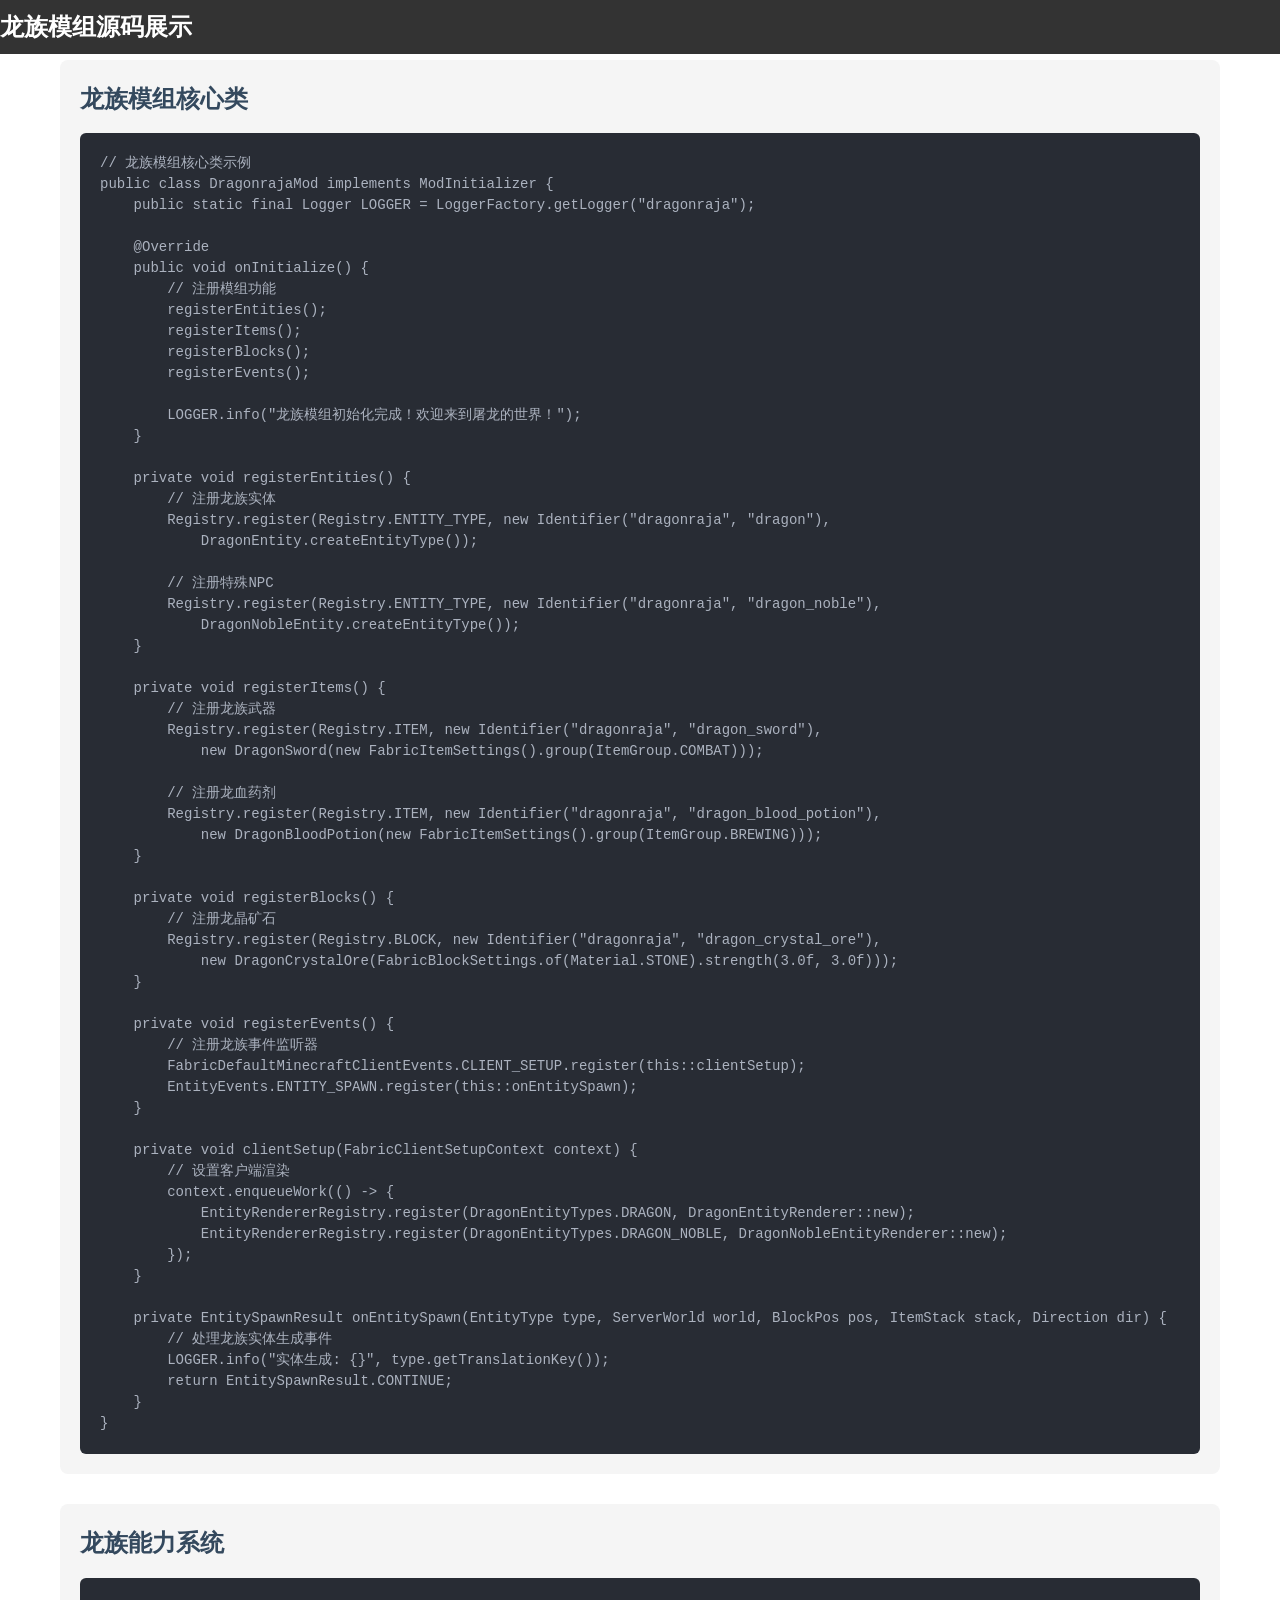
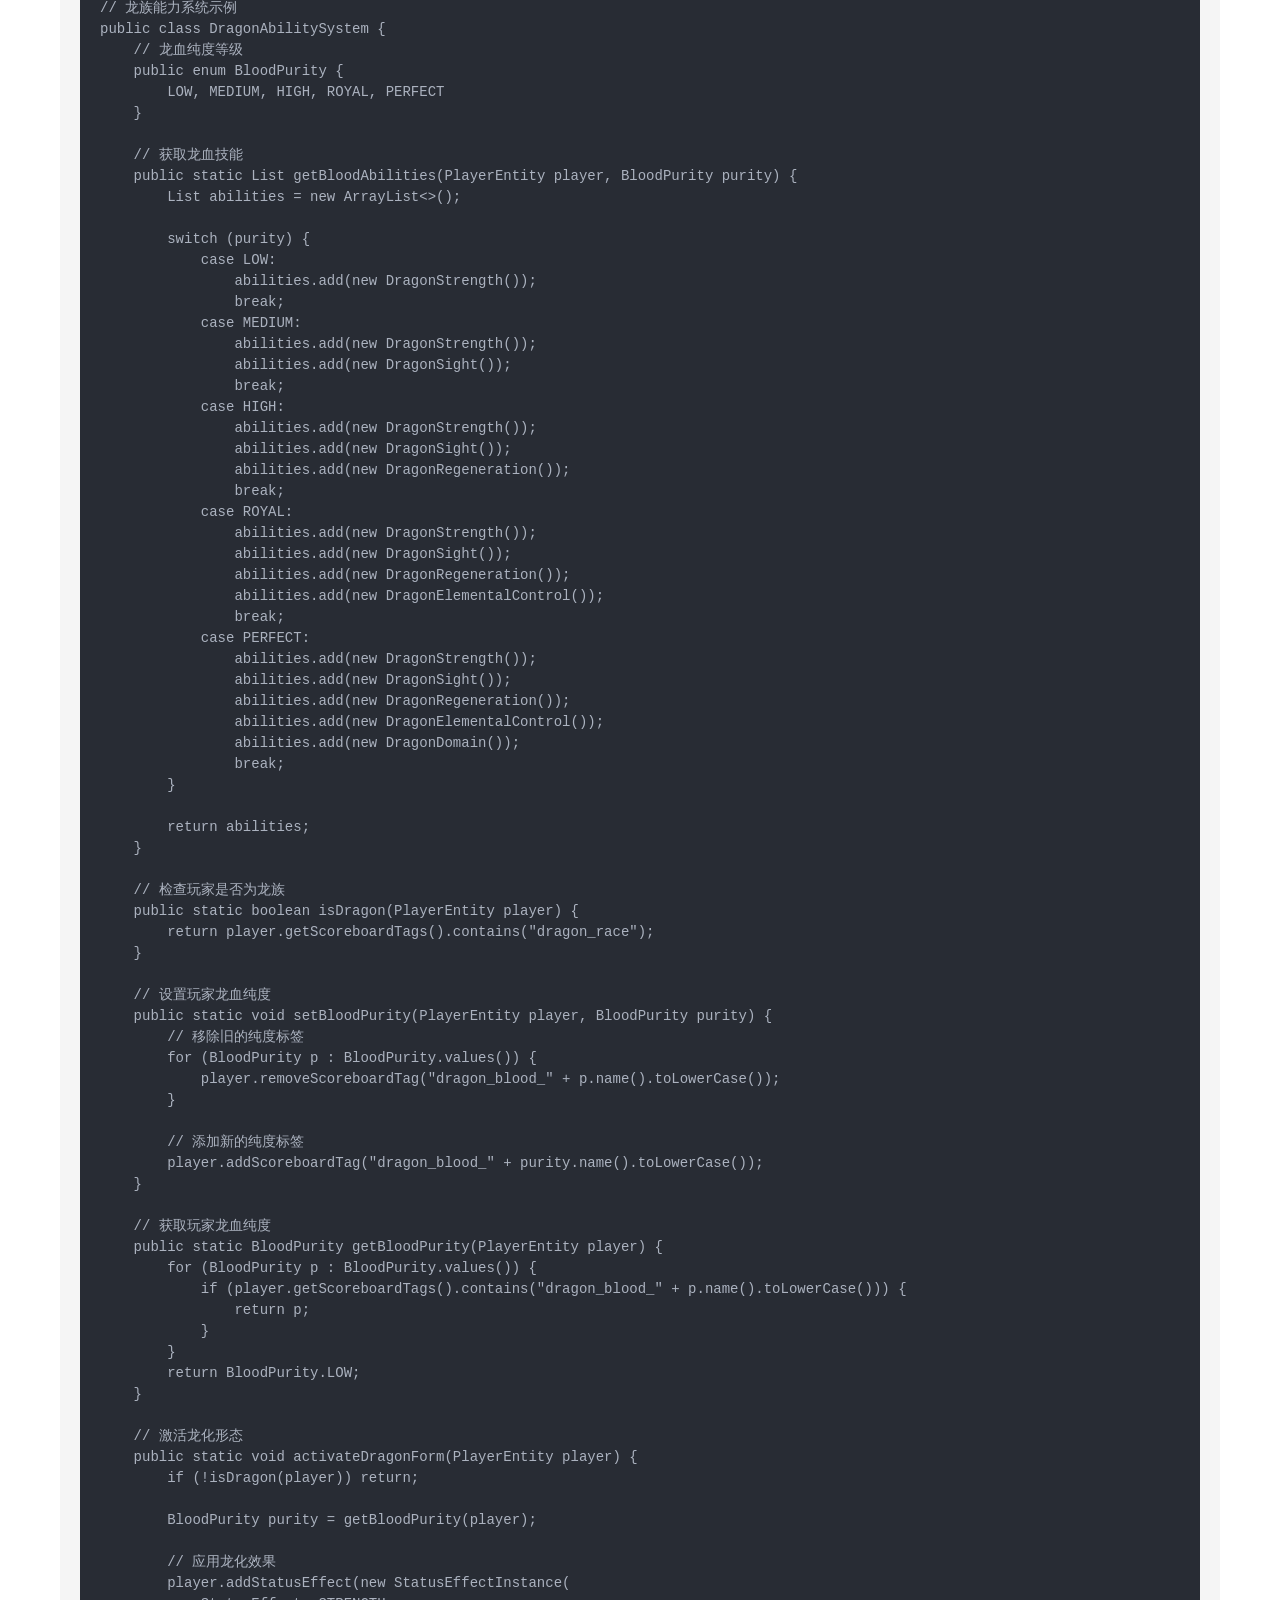
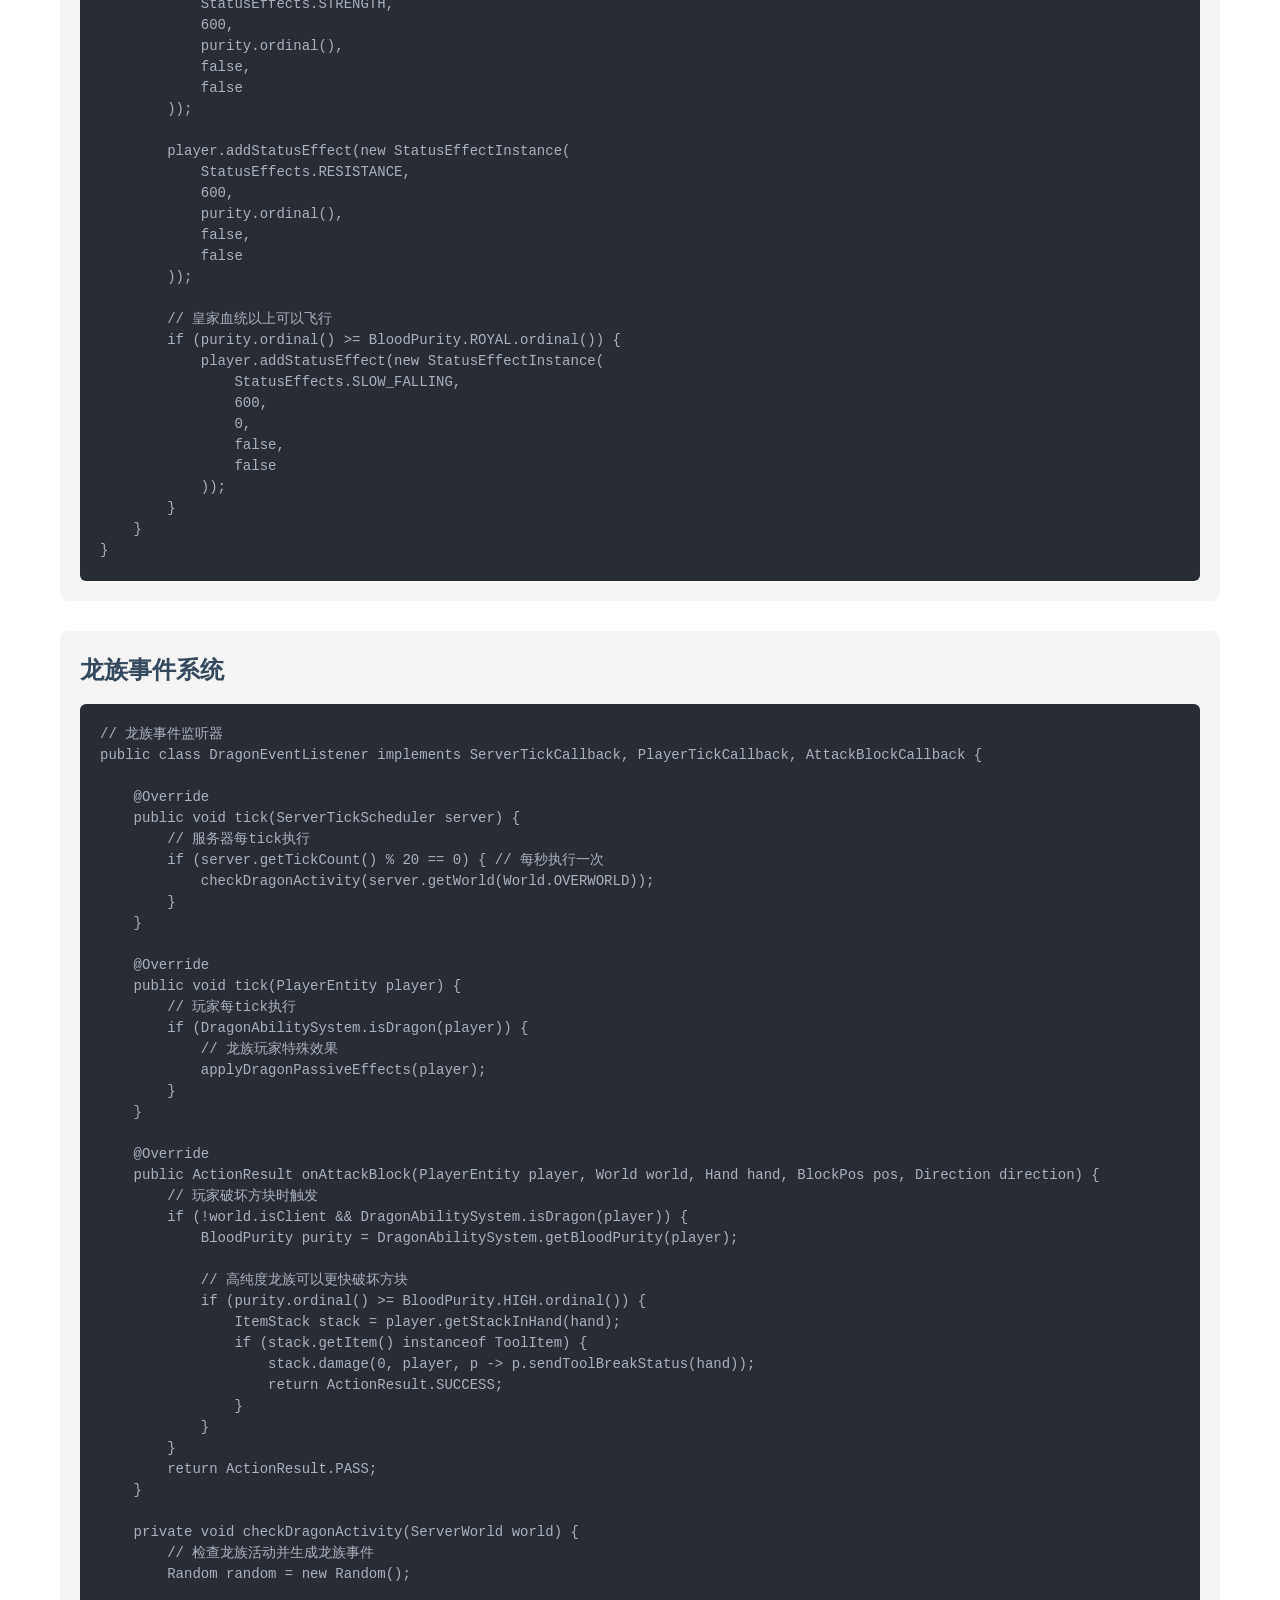
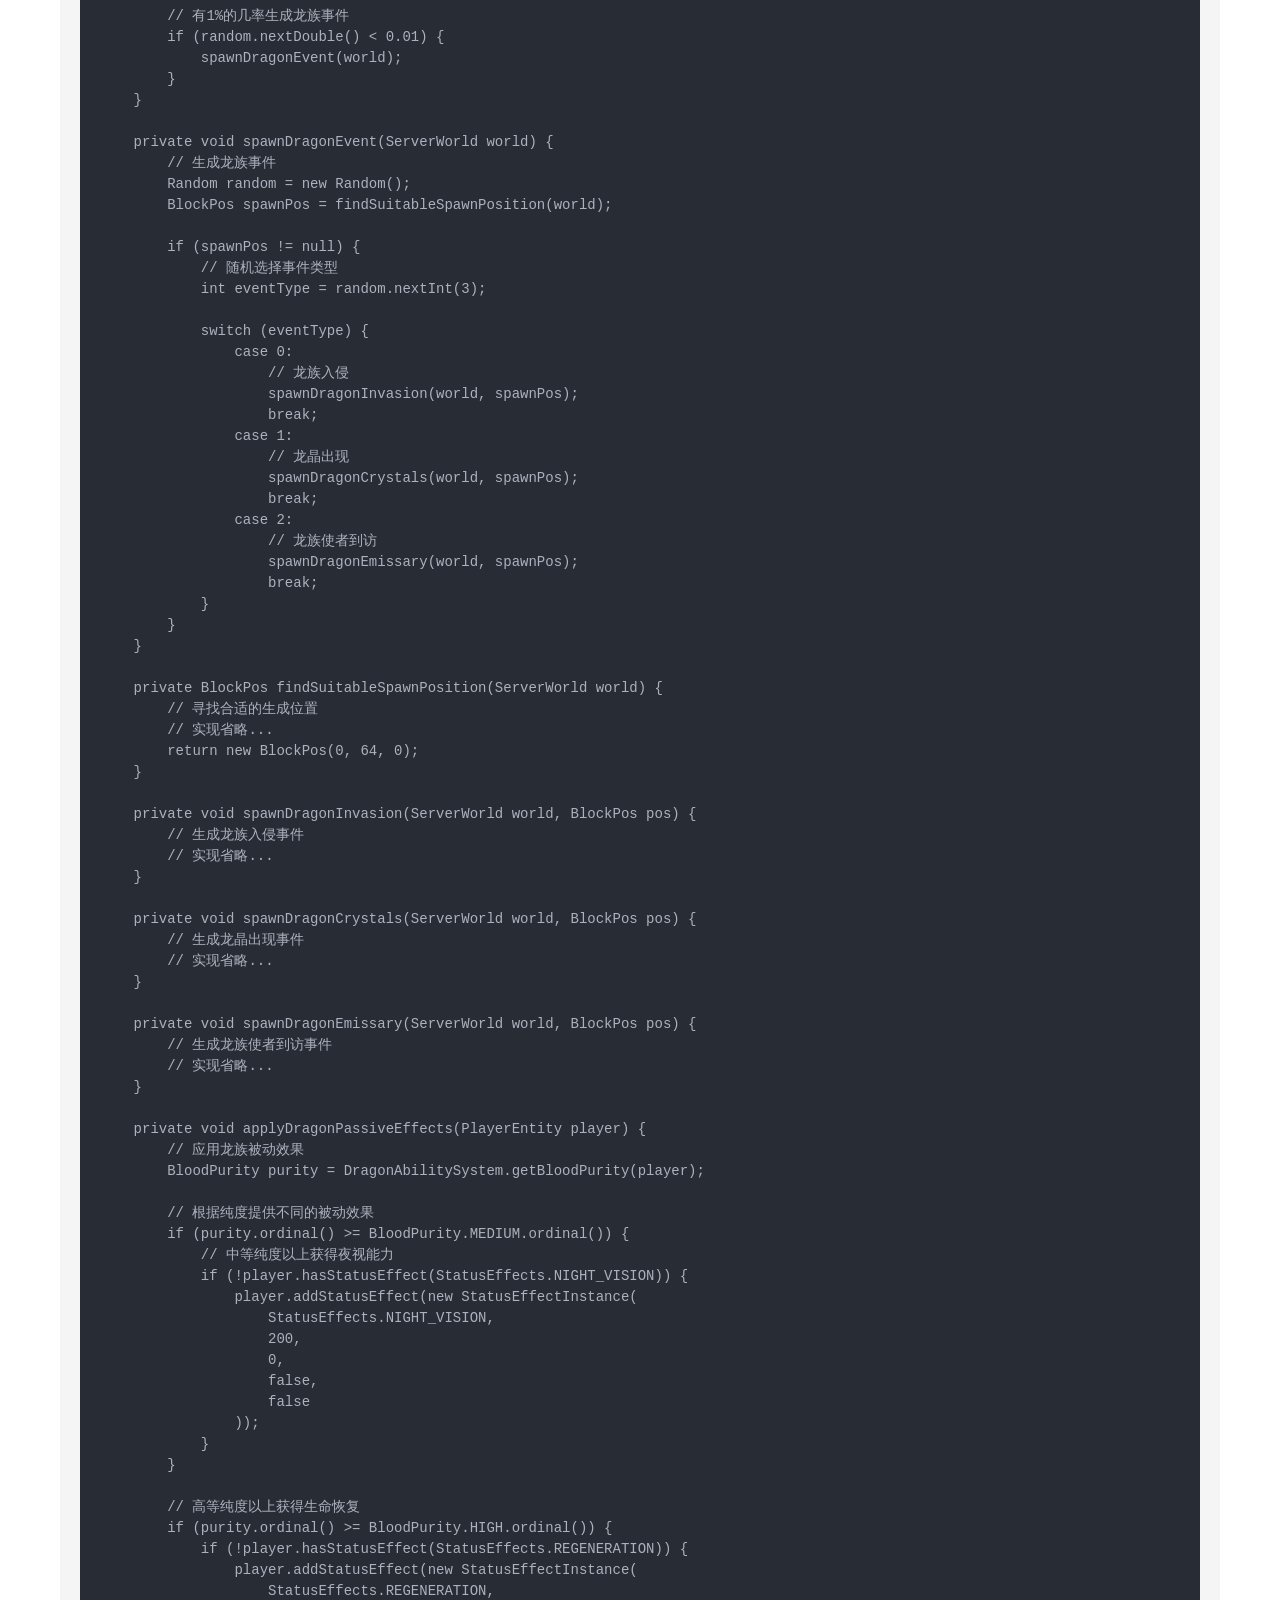
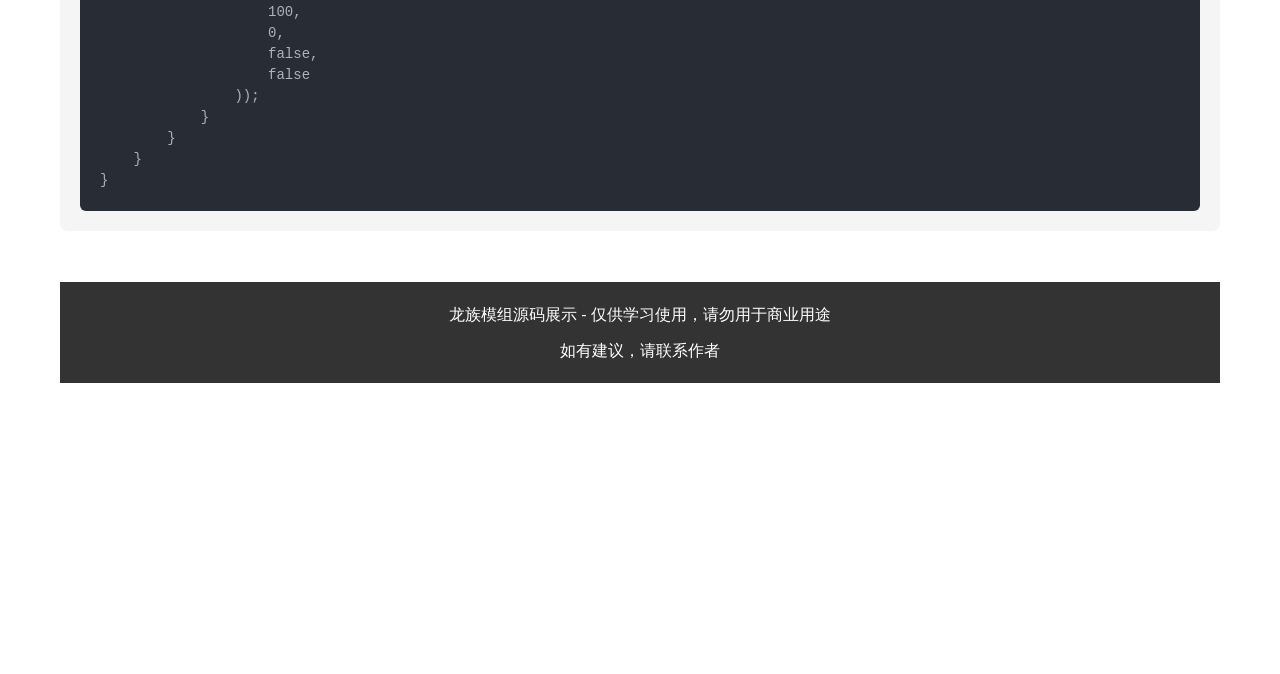
<file: code.html>
<!DOCTYPE html>
<html lang="zh-CN">
<head>
    <!-- 字符编码 -->
    <meta charset="UTF-8">
    
    <!-- 视口设置 - 响应式设计基础 -->
    <meta name="viewport" content="width=device-width, initial-scale=1.0, maximum-scale=1.0, user-scalable=no">
    
    <!-- 页面标题 -->
    <title>龙族——mod源码</title>
    
    <!-- 网站描述 -->
    <meta name="description" content="网站描述信息">
    
    <!-- 网站关键词 -->
    <meta name="keywords" content="关键词1,关键词2">
    
    <!-- 作者信息 -->
    <meta name="author" content="吡啶的必">
    
    <!-- IE兼容模式 -->
    <meta http-equiv="X-UA-Compatible" content="IE=edge">
    
    <!-- 移动端主题颜色 -->
    <meta name="theme-color" content="#ffffff">
    
    <!-- 外部样式表 -->
    <link rel="stylesheet" href="css/styles.css">
    <style>
        /* 页面特定样式 */
        .container {
            padding: 80px 20px;
        }
        
        /* 代码展示区域特定样式 */
        
        /* 重置样式 */
        * {
            margin: 0;
            padding: 0;
            box-sizing: border-box;
        }
        
        /* 基础字体和颜色 */
        body {
            font-family: -apple-system, BlinkMacSystemFont, 'Segoe UI', 'PingFang SC', 'Hiragino Sans GB', 'Microsoft YaHei', 'Helvetica Neue', Helvetica, Arial, sans-serif;
            line-height: 1.6;
            color: #333;
            background-color: #fff;
            -webkit-font-smoothing: antialiased;
            -moz-osx-font-smoothing: grayscale;
        }
        
        /* 响应式图片 */
        img {
            max-width: 100%;
            height: auto;
            display: block;
        }
        
        /* 语义化区块样式 */
        header, nav, main, section, article, aside, footer {
            display: block;
        }
        
        /* 页头样式 */
        header {
            background-color: #333333;
            padding: 8px 0;
        }
        
        header h1 {
            color: white;
            font-size: 1.5em;
            margin: 0;
            text-align: left;
        }
        header .container {
            padding-left: 0;
            padding-right: 0;
            margin-left: 0;
        }
        header {
            padding-left: 0;
        }
        
        /* 链接样式 */
        a {
            color: #1890ff;
            text-decoration: none;
            transition: color 0.3s ease;
        }
        
        a:hover {
            color: #40a9ff;
        }
        
        /* 容器样式 */
        .container {
            width: 100%;
            max-width: 1200px;
            margin: 0 auto;
            padding: 0 20px;
        }
        
        /* 辅助类 */
        .text-center {
            text-align: center;
        }
        
        .hidden {
            display: none;
        }
        
        /* 响应式断点示例 */
        @media (max-width: 768px) {
            .container {
                padding: 0 15px;
            }
        }
    </style>
</head>
<body>
    <!-- 页头 -->
    <header style="width: 100%;">
        <div style="display: flex; justify-content: space-between; align-items: center; width: 100%;">
            <h1>吡啶的必</h1>
            <nav style="margin-left: auto;">
                <ul style="list-style: none; display: flex; gap: 20px; margin: 0; padding: 0;">
                    <li><a href="index.html" style="color: white; display: block;">首页</a></li>
                    <li><a href="gaifly.html" style="color: white; display: block;">关于</a></li>
                    <li><a href="dragonraja.html" style="color: white; display: block;">项目</a></li>
                    <li><a href="link.html" style="color: white; display: block;">友情链接</a></li>
                </ul>
            </nav>
        </div>
    </header>
    <div class="container">
        <header>
            <h1>龙族模组源码展示</h1>
        </header>
        
        <main style="margin-top: 60px;">
            <section style="background-color: #f5f5f5; border-radius: 8px; padding: 20px; margin-bottom: 30px;">
                <h2 style="color: #34495e; margin-bottom: 15px; font-size: 24px;">龙族模组核心类</h2>
                <pre style="background-color: #282c34; color: #abb2bf; padding: 20px; border-radius: 6px; overflow-x: auto; font-family: 'Consolas', 'Monaco', 'Courier New', monospace; font-size: 14px; line-height: 1.5;"><code>// 龙族模组核心类示例
public class DragonrajaMod implements ModInitializer {
    public static final Logger LOGGER = LoggerFactory.getLogger("dragonraja");
    
    @Override
    public void onInitialize() {
        // 注册模组功能
        registerEntities();
        registerItems();
        registerBlocks();
        registerEvents();
        
        LOGGER.info("龙族模组初始化完成！欢迎来到屠龙的世界！");
    }
    
    private void registerEntities() {
        // 注册龙族实体
        Registry.register(Registry.ENTITY_TYPE, new Identifier("dragonraja", "dragon"), 
            DragonEntity.createEntityType());
        
        // 注册特殊NPC
        Registry.register(Registry.ENTITY_TYPE, new Identifier("dragonraja", "dragon_noble"), 
            DragonNobleEntity.createEntityType());
    }
    
    private void registerItems() {
        // 注册龙族武器
        Registry.register(Registry.ITEM, new Identifier("dragonraja", "dragon_sword"), 
            new DragonSword(new FabricItemSettings().group(ItemGroup.COMBAT)));
        
        // 注册龙血药剂
        Registry.register(Registry.ITEM, new Identifier("dragonraja", "dragon_blood_potion"), 
            new DragonBloodPotion(new FabricItemSettings().group(ItemGroup.BREWING)));
    }
    
    private void registerBlocks() {
        // 注册龙晶矿石
        Registry.register(Registry.BLOCK, new Identifier("dragonraja", "dragon_crystal_ore"), 
            new DragonCrystalOre(FabricBlockSettings.of(Material.STONE).strength(3.0f, 3.0f)));
    }
    
    private void registerEvents() {
        // 注册龙族事件监听器
        FabricDefaultMinecraftClientEvents.CLIENT_SETUP.register(this::clientSetup);
        EntityEvents.ENTITY_SPAWN.register(this::onEntitySpawn);
    }
    
    private void clientSetup(FabricClientSetupContext context) {
        // 设置客户端渲染
        context.enqueueWork(() -> {
            EntityRendererRegistry.register(DragonEntityTypes.DRAGON, DragonEntityRenderer::new);
            EntityRendererRegistry.register(DragonEntityTypes.DRAGON_NOBLE, DragonNobleEntityRenderer::new);
        });
    }
    
    private EntitySpawnResult onEntitySpawn(EntityType<?> type, ServerWorld world, BlockPos pos, ItemStack stack, Direction dir) {
        // 处理龙族实体生成事件
        LOGGER.info("实体生成: {}", type.getTranslationKey());
        return EntitySpawnResult.CONTINUE;
    }
}
</code></pre>
            </section>
            
            <section style="background-color: #f5f5f5; border-radius: 8px; padding: 20px; margin-bottom: 30px;">
                <h2 style="color: #34495e; margin-bottom: 15px; font-size: 24px;">龙族能力系统</h2>
                <pre style="background-color: #282c34; color: #abb2bf; padding: 20px; border-radius: 6px; overflow-x: auto; font-family: 'Consolas', 'Monaco', 'Courier New', monospace; font-size: 14px; line-height: 1.5;"><code>// 龙族能力系统示例
public class DragonAbilitySystem {
    // 龙血纯度等级
    public enum BloodPurity {
        LOW, MEDIUM, HIGH, ROYAL, PERFECT
    }
    
    // 获取龙血技能
    public static List<Ability> getBloodAbilities(PlayerEntity player, BloodPurity purity) {
        List<Ability> abilities = new ArrayList<>();
        
        switch (purity) {
            case LOW:
                abilities.add(new DragonStrength());
                break;
            case MEDIUM:
                abilities.add(new DragonStrength());
                abilities.add(new DragonSight());
                break;
            case HIGH:
                abilities.add(new DragonStrength());
                abilities.add(new DragonSight());
                abilities.add(new DragonRegeneration());
                break;
            case ROYAL:
                abilities.add(new DragonStrength());
                abilities.add(new DragonSight());
                abilities.add(new DragonRegeneration());
                abilities.add(new DragonElementalControl());
                break;
            case PERFECT:
                abilities.add(new DragonStrength());
                abilities.add(new DragonSight());
                abilities.add(new DragonRegeneration());
                abilities.add(new DragonElementalControl());
                abilities.add(new DragonDomain());
                break;
        }
        
        return abilities;
    }
    
    // 检查玩家是否为龙族
    public static boolean isDragon(PlayerEntity player) {
        return player.getScoreboardTags().contains("dragon_race");
    }
    
    // 设置玩家龙血纯度
    public static void setBloodPurity(PlayerEntity player, BloodPurity purity) {
        // 移除旧的纯度标签
        for (BloodPurity p : BloodPurity.values()) {
            player.removeScoreboardTag("dragon_blood_" + p.name().toLowerCase());
        }
        
        // 添加新的纯度标签
        player.addScoreboardTag("dragon_blood_" + purity.name().toLowerCase());
    }
    
    // 获取玩家龙血纯度
    public static BloodPurity getBloodPurity(PlayerEntity player) {
        for (BloodPurity p : BloodPurity.values()) {
            if (player.getScoreboardTags().contains("dragon_blood_" + p.name().toLowerCase())) {
                return p;
            }
        }
        return BloodPurity.LOW;
    }
    
    // 激活龙化形态
    public static void activateDragonForm(PlayerEntity player) {
        if (!isDragon(player)) return;
        
        BloodPurity purity = getBloodPurity(player);
        
        // 应用龙化效果
        player.addStatusEffect(new StatusEffectInstance(
            StatusEffects.STRENGTH, 
            600, 
            purity.ordinal(), 
            false, 
            false
        ));
        
        player.addStatusEffect(new StatusEffectInstance(
            StatusEffects.RESISTANCE, 
            600, 
            purity.ordinal(), 
            false, 
            false
        ));
        
        // 皇家血统以上可以飞行
        if (purity.ordinal() >= BloodPurity.ROYAL.ordinal()) {
            player.addStatusEffect(new StatusEffectInstance(
                StatusEffects.SLOW_FALLING, 
                600, 
                0, 
                false, 
                false
            ));
        }
    }
}
</code></pre>
            </section>
            
            <section style="background-color: #f5f5f5; border-radius: 8px; padding: 20px;">
                <h2 style="color: #34495e; margin-bottom: 15px; font-size: 24px;">龙族事件系统</h2>
                <pre style="background-color: #282c34; color: #abb2bf; padding: 20px; border-radius: 6px; overflow-x: auto; font-family: 'Consolas', 'Monaco', 'Courier New', monospace; font-size: 14px; line-height: 1.5;"><code>// 龙族事件监听器
public class DragonEventListener implements ServerTickCallback, PlayerTickCallback, AttackBlockCallback {
    
    @Override
    public void tick(ServerTickScheduler server) {
        // 服务器每tick执行
        if (server.getTickCount() % 20 == 0) { // 每秒执行一次
            checkDragonActivity(server.getWorld(World.OVERWORLD));
        }
    }
    
    @Override
    public void tick(PlayerEntity player) {
        // 玩家每tick执行
        if (DragonAbilitySystem.isDragon(player)) {
            // 龙族玩家特殊效果
            applyDragonPassiveEffects(player);
        }
    }
    
    @Override
    public ActionResult onAttackBlock(PlayerEntity player, World world, Hand hand, BlockPos pos, Direction direction) {
        // 玩家破坏方块时触发
        if (!world.isClient && DragonAbilitySystem.isDragon(player)) {
            BloodPurity purity = DragonAbilitySystem.getBloodPurity(player);
            
            // 高纯度龙族可以更快破坏方块
            if (purity.ordinal() >= BloodPurity.HIGH.ordinal()) {
                ItemStack stack = player.getStackInHand(hand);
                if (stack.getItem() instanceof ToolItem) {
                    stack.damage(0, player, p -> p.sendToolBreakStatus(hand));
                    return ActionResult.SUCCESS;
                }
            }
        }
        return ActionResult.PASS;
    }
    
    private void checkDragonActivity(ServerWorld world) {
        // 检查龙族活动并生成龙族事件
        Random random = new Random();
        
        // 有1%的几率生成龙族事件
        if (random.nextDouble() < 0.01) {
            spawnDragonEvent(world);
        }
    }
    
    private void spawnDragonEvent(ServerWorld world) {
        // 生成龙族事件
        Random random = new Random();
        BlockPos spawnPos = findSuitableSpawnPosition(world);
        
        if (spawnPos != null) {
            // 随机选择事件类型
            int eventType = random.nextInt(3);
            
            switch (eventType) {
                case 0:
                    // 龙族入侵
                    spawnDragonInvasion(world, spawnPos);
                    break;
                case 1:
                    // 龙晶出现
                    spawnDragonCrystals(world, spawnPos);
                    break;
                case 2:
                    // 龙族使者到访
                    spawnDragonEmissary(world, spawnPos);
                    break;
            }
        }
    }
    
    private BlockPos findSuitableSpawnPosition(ServerWorld world) {
        // 寻找合适的生成位置
        // 实现省略...
        return new BlockPos(0, 64, 0);
    }
    
    private void spawnDragonInvasion(ServerWorld world, BlockPos pos) {
        // 生成龙族入侵事件
        // 实现省略...
    }
    
    private void spawnDragonCrystals(ServerWorld world, BlockPos pos) {
        // 生成龙晶出现事件
        // 实现省略...
    }
    
    private void spawnDragonEmissary(ServerWorld world, BlockPos pos) {
        // 生成龙族使者到访事件
        // 实现省略...
    }
    
    private void applyDragonPassiveEffects(PlayerEntity player) {
        // 应用龙族被动效果
        BloodPurity purity = DragonAbilitySystem.getBloodPurity(player);
        
        // 根据纯度提供不同的被动效果
        if (purity.ordinal() >= BloodPurity.MEDIUM.ordinal()) {
            // 中等纯度以上获得夜视能力
            if (!player.hasStatusEffect(StatusEffects.NIGHT_VISION)) {
                player.addStatusEffect(new StatusEffectInstance(
                    StatusEffects.NIGHT_VISION, 
                    200, 
                    0, 
                    false, 
                    false
                ));
            }
        }
        
        // 高等纯度以上获得生命恢复
        if (purity.ordinal() >= BloodPurity.HIGH.ordinal()) {
            if (!player.hasStatusEffect(StatusEffects.REGENERATION)) {
                player.addStatusEffect(new StatusEffectInstance(
                    StatusEffects.REGENERATION, 
                    100, 
                    0, 
                    false, 
                    false
                ));
            }
        }
    }
}
</code></pre>
            </section>
        </main>
        
        <footer style="margin-top: 50px; padding: 20px 0; text-align: center; color: #ffffff; border-top: 1px solid #ffffff;">
            <p>龙族模组源码展示 - 仅供学习使用，请勿用于商业用途</p>
            <p style="margin-top: 10px;">如有建议，请联系作者</p>
        </footer>
    </div>
    
    <!-- JavaScript -->
    <script>
        // 在这里添加JavaScript代码
        document.addEventListener('DOMContentLoaded', function() {
            // 页面加载完成后执行
            console.log('页面已加载');
        });
    </script>
</body>
</html>
</file>
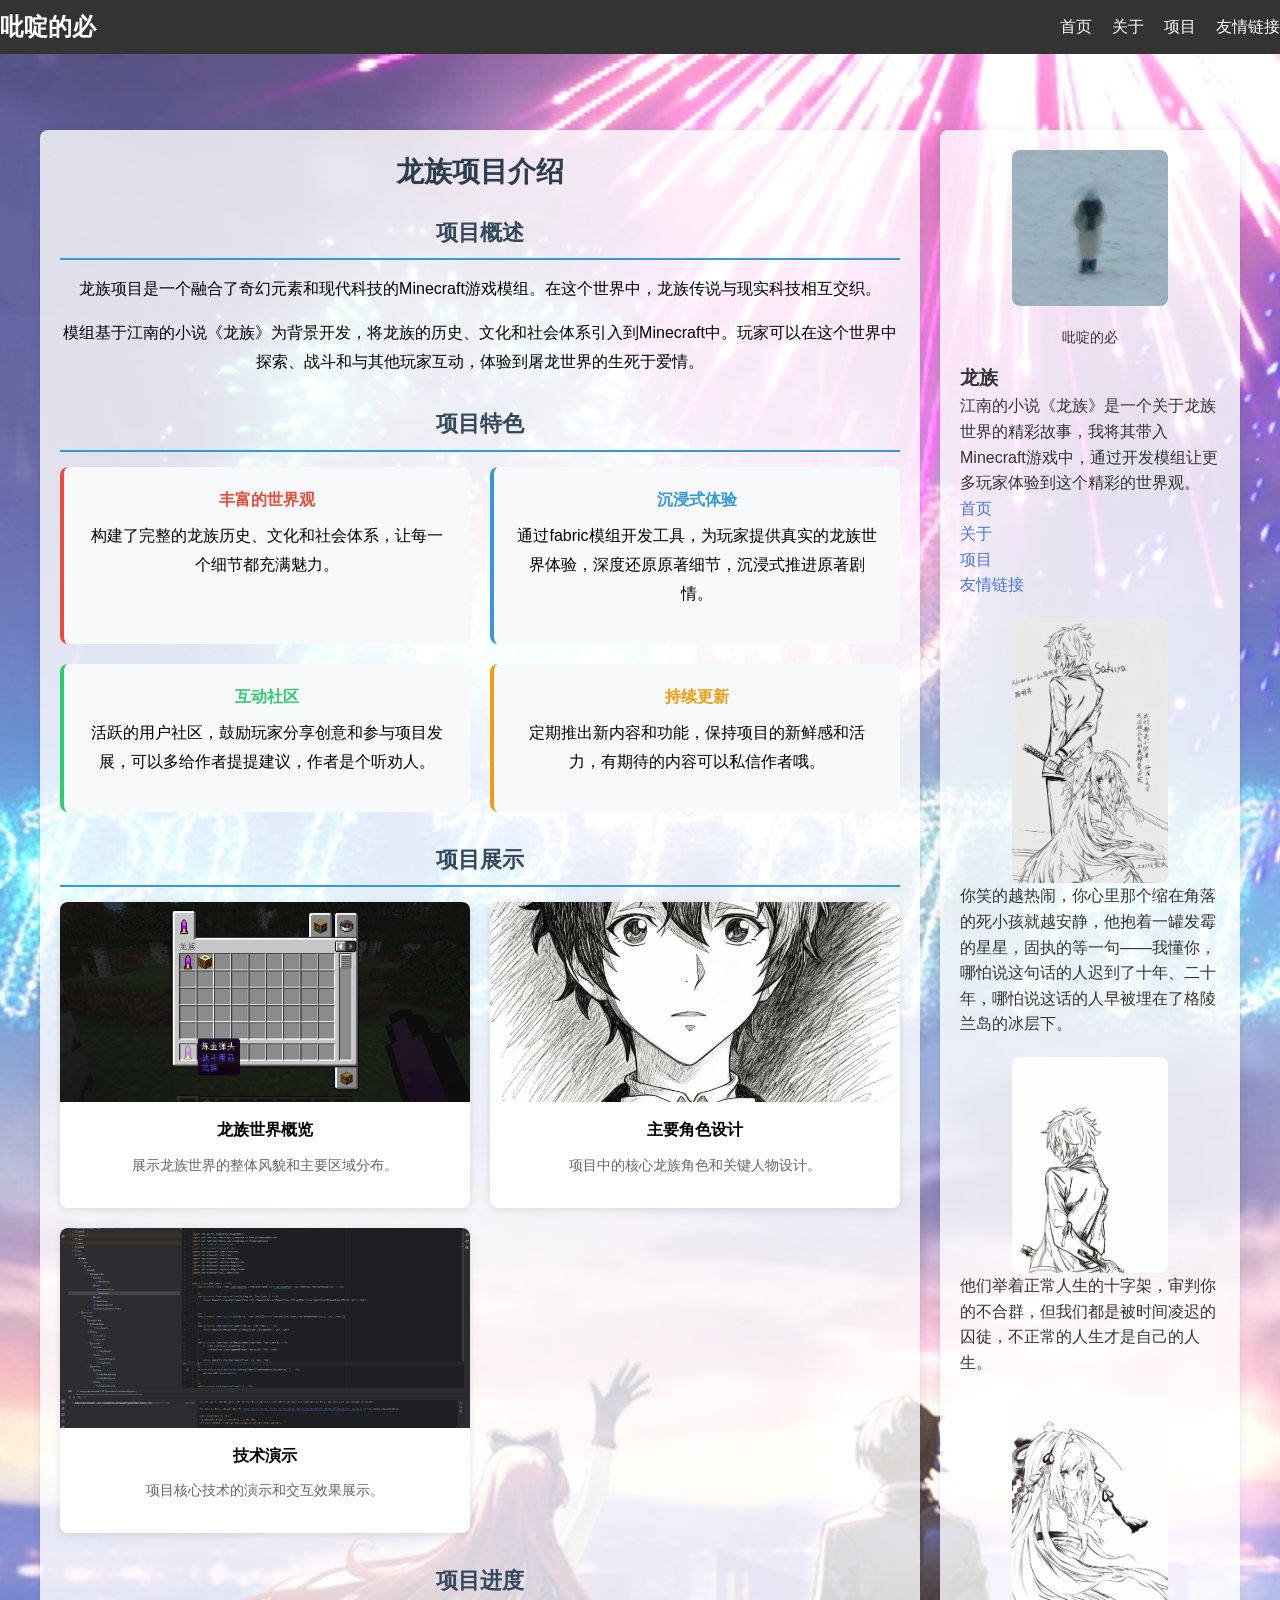
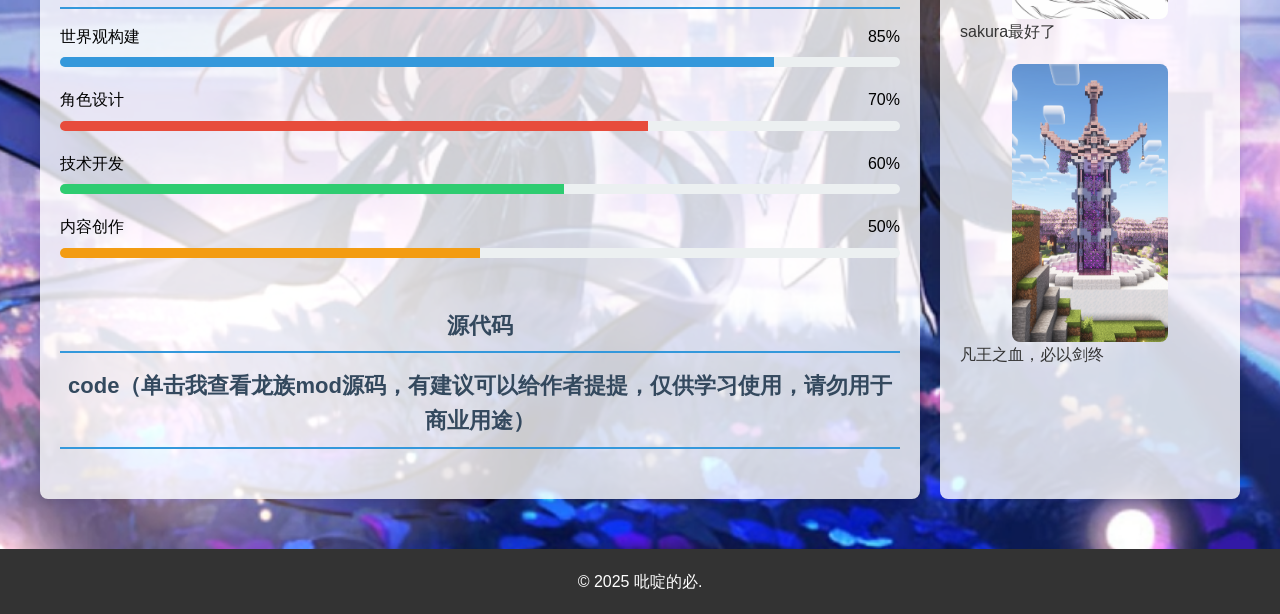
<file: dragonraja.html>
<!DOCTYPE html>
<html lang="zh-CN">
<head>
    <!-- 字符编码 -->
    <meta charset="UTF-8">
    
    <!-- 视口设置 - 响应式设计基础 -->
    <meta name="viewport" content="width=device-width, initial-scale=1.0, maximum-scale=1.0, user-scalable=no">
    
    <!-- 页面标题 -->
    <title>龙族</title>
    
    <!-- 网站描述 -->
    <meta name="description" content="网站描述信息">
    
    <!-- 网站关键词 -->
    <meta name="keywords" content="关键词1,关键词2">
    
    <!-- 作者信息 -->
    <meta name="author" content="吡啶的必">
    
    <!-- IE兼容模式 -->
    <meta http-equiv="X-UA-Compatible" content="IE=edge">
    
    <!-- 移动端主题颜色 -->
    <meta name="theme-color" content="#ffffff">
    
    <!-- 外部样式表 -->
    <link rel="stylesheet" href="css/styles.css">
</head>
<body>
    <!-- 页头 -->
    <header style="width: 100%;">
        <div style="display: flex; justify-content: space-between; align-items: center; width: 100%;">
            <h1>吡啶的必</h1>
            <nav style="margin-left: auto;">
                <ul style="list-style: none; display: flex; gap: 20px; margin: 0; padding: 0;">
                    <li><a href="index.html" style="color: white; display: block;">首页</a></li>
                    <li><a href="gaifly.html" style="color: white; display: block;">关于</a></li>
                    <li><a href="dragonraja.html" style="color: white; display: block;">项目</a></li>
                    <li><a href="link.html" style="color: white; display: block;">友情链接</a></li>
                </ul>
            </nav>
        </div>
    </header>
    
    <!-- 主要内容区域 -->
    <div class="dragonraja-container">
        <div class="dragonraja-layout">

        

            <!-- 主内容区 -->
            <main class="dragonraja-main">
                <h2 style="color: #2c3e50; font-size: 28px; margin-bottom: 20px; text-align: center;">龙族项目介绍</h2>

        
                
                <!-- 项目概述 -->
    <section id="overview" style="margin-bottom: 30px;">
        <h3 style="color: #34495e; font-size: 22px; margin-bottom: 15px; border-bottom: 2px solid #3498db; padding-bottom: 8px;">项目概述</h3>
                    <p style="margin-bottom: 15px; line-height: 1.8;">龙族项目是一个融合了奇幻元素和现代科技的Minecraft游戏模组。在这个世界中，龙族传说与现实科技相互交织。</p>
                    <p style="margin-bottom: 15px; line-height: 1.8;">模组基于江南的小说《龙族》为背景开发，将龙族的历史、文化和社会体系引入到Minecraft中。玩家可以在这个世界中探索、战斗和与其他玩家互动，体验到屠龙世界的生死于爱情。</p>
                </section>
                
                <!-- 项目特色 -->
    <section id="features" style="margin-bottom: 30px;">
        <h3 style="color: #34495e; font-size: 22px; margin-bottom: 15px; border-bottom: 2px solid #3498db; padding-bottom: 8px;">项目特色</h3>
                    
                    <div style="display: flex; flex-wrap: wrap; gap: 20px; margin-bottom: 20px;">
                        <div style="flex: 1; min-width: 300px; background-color: #f8f9fa; padding: 20px; border-radius: 8px; border-left: 4px solid #e74c3c;">
                            <h4 style="color: #e74c3c; margin-bottom: 10px;">丰富的世界观</h4>
                            <p>构建了完整的龙族历史、文化和社会体系，让每一个细节都充满魅力。</p>
                        </div>
                        <div style="flex: 1; min-width: 300px; background-color: #f8f9fa; padding: 20px; border-radius: 8px; border-left: 4px solid #3498db;">
                            <h4 style="color: #3498db; margin-bottom: 10px;">沉浸式体验</h4>
                            <p>通过fabric模组开发工具，为玩家提供真实的龙族世界体验，深度还原原著细节，沉浸式推进原著剧情。</p>
                        </div>
                    </div>
                    
                    <div style="display: flex; flex-wrap: wrap; gap: 20px;">
                        <div style="flex: 1; min-width: 300px; background-color: #f8f9fa; padding: 20px; border-radius: 8px; border-left: 4px solid #2ecc71;">
                            <h4 style="color: #2ecc71; margin-bottom: 10px;">互动社区</h4>
                            <p>活跃的用户社区，鼓励玩家分享创意和参与项目发展，可以多给作者提提建议，作者是个听劝人。</p>
                        </div>
                        <div style="flex: 1; min-width: 300px; background-color: #f8f9fa; padding: 20px; border-radius: 8px; border-left: 4px solid #f39c12;">
                            <h4 style="color: #f39c12; margin-bottom: 10px;">持续更新</h4>
                            <p>定期推出新内容和功能，保持项目的新鲜感和活力，有期待的内容可以私信作者哦。</p>
                        </div>
                    </div>
                </section>
                
                <!-- 项目展示 -->
    <section id="showcase" style="margin-bottom: 30px;">
        <h3 style="color: #34495e; font-size: 22px; margin-bottom: 15px; border-bottom: 2px solid #3498db; padding-bottom: 8px;">项目展示</h3>
                    
                    <div style="display: grid; grid-template-columns: repeat(auto-fill, minmax(300px, 1fr)); gap: 20px; margin-bottom: 20px;">
                        <div style="background-color: white; border-radius: 8px; overflow: hidden; box-shadow: 0 2px 8px rgba(0, 0, 0, 0.1);">
                            <img src="images/屏幕截图 2025-11-01 132335.png" alt="龙族世界概览" style="width: 100%; height: 200px; object-fit: cover;" />
                            <div style="padding: 15px;">
                                <h4 style="margin-bottom: 10px;">龙族世界概览</h4>
                                <p style="font-size: 14px; color: #666;">展示龙族世界的整体风貌和主要区域分布。</p>
                            </div>
                        </div>
                        
                        <div style="background-color: white; border-radius: 8px; overflow: hidden; box-shadow: 0 2px 8px rgba(0, 0, 0, 0.1);">
                            <img src="images/路明非.jpg" alt="主要角色设计" style="width: 100%; height: 200px; object-fit: cover;" />
                            <div style="padding: 15px;">
                                <h4 style="margin-bottom: 10px;">主要角色设计</h4>
                                <p style="font-size: 14px; color: #666;">项目中的核心龙族角色和关键人物设计。</p>
                            </div>
                        </div>
                        
                        <div style="background-color: white; border-radius: 8px; overflow: hidden; box-shadow: 0 2px 8px rgba(0, 0, 0, 0.1);">
                            <img src="images/技术演示.png" alt="技术演示" style="width: 100%; height: 200px; object-fit: cover;" />
                            <div style="padding: 15px;">
                                <h4 style="margin-bottom: 10px;">技术演示</h4>
                                <p style="font-size: 14px; color: #666;">项目核心技术的演示和交互效果展示。</p>
                            </div>
                        </div>
                    </div>
                </section>
                
                <!-- 项目进度 -->
    <section id="progress">
        <h3 style="color: #34495e; font-size: 22px; margin-bottom: 15px; border-bottom: 2px solid #3498db; padding-bottom: 8px;">项目进度</h3>
                    
                    <div style="margin-bottom: 20px;">
                        <div style="display: flex; justify-content: space-between; margin-bottom: 8px;">
                            <span>世界观构建</span>
                            <span>85%</span>
                        </div>
                        <div style="height: 10px; background-color: #ecf0f1; border-radius: 5px; overflow: hidden;">
                            <div style="height: 100%; width: 85%; background-color: #3498db;"></div>
                        </div>
                    </div>
                    
                    <div style="margin-bottom: 20px;">
                        <div style="display: flex; justify-content: space-between; margin-bottom: 8px;">
                            <span>角色设计</span>
                            <span>70%</span>
                        </div>
                        <div style="height: 10px; background-color: #ecf0f1; border-radius: 5px; overflow: hidden;">
                            <div style="height: 100%; width: 70%; background-color: #e74c3c;"></div>
                        </div>
                    </div>
                    
                    <div style="margin-bottom: 20px;">
                        <div style="display: flex; justify-content: space-between; margin-bottom: 8px;">
                            <span>技术开发</span>
                            <span>60%</span>
                        </div>
                        <div style="height: 10px; background-color: #ecf0f1; border-radius: 5px; overflow: hidden;">
                            <div style="height: 100%; width: 60%; background-color: #2ecc71;"></div>
                        </div>
                    </div>
                    
                    <div>
                        <div style="display: flex; justify-content: space-between; margin-bottom: 8px;">
                            <span>内容创作</span>
                            <span>50%</span>
                        </div>
                        <div style="height: 10px; background-color: #ecf0f1; border-radius: 5px; overflow: hidden;">
                            <div style="height: 100%; width: 50%; background-color: #f39c12;"></div>
                        </div>
                    </div>
                </section>

                <!-- 源代码 -->
    <section id="source-code" style="margin-top: 50px; margin-bottom: 30px;">
        <h3 style="color: #34495e; font-size: 22px; margin-bottom: 15px; border-bottom: 2px solid #3498db; padding-bottom: 8px;">源代码</h3>
                    <a href="code.html">
                    <h3>code（单击我查看龙族mod源码，有建议可以给作者提提，仅供学习使用，请勿用于商业用途）</h3>
                </a>
                </section>
            </main>

        

        
        <!-- 侧边栏 -->
        <div style="
            flex: 0 0 300px;
            width: 100%;
            margin: 30px 0;
            padding: 20px;
            background-color: rgba(255, 255, 255, 0.8);
            border-radius: 8px;
            box-shadow: 0 2px 10px rgba(0, 0, 0, 0.1);
        ">
            <img src="images/头像.jpg" alt="吡啶的必" style="display: block; width: 60%; margin: 0 auto 20px auto; border-radius: 8px;">
            <p style="text-align: center; font-size: 14px; margin: 0 0 15px 0;">吡啶的必</p>
            <h3><b>龙族</b></h3>
            <p>江南的小说《龙族》是一个关于龙族世界的精彩故事，我将其带入Minecraft游戏中，通过开发模组让更多玩家体验到这个精彩的世界观。</p>
            <ul style="list-style: none; padding: 0; text-align: left;">
                <li><a href="index.html" style="color: rgb(68, 119, 230); display: block;">首页</a></li>
                <li><a href="gaifly.html" style="color: rgb(68, 119, 230); display: block;">关于</a></li>
                <li><a href="dragonraja.html" style="color: rgb(68, 119, 230); display: block;">项目</a></li>
                <li><a href="link.html" style="color: rgb(68, 119, 230); display: block;">友情链接</a></li>
            </ul>
            <img src="images/路绘.png" alt="龙族" style="display: block; width: 60%; margin: 20px auto 0 auto; border-radius: 8px;">
            <p>你笑的越热闹，你心里那个缩在角落的死小孩就越安静，他抱着一罐发霉的星星，固执的等一句——我懂你，哪怕说这句话的人迟到了十年、二十年，哪怕说这话的人早被埋在了格陵兰岛的冰层下。</p>
            <img src="images/路.jpg" alt="龙族" style="display: block; width: 60%; margin: 20px auto 0 auto; border-radius: 8px;">
            <p>他们举着正常人生的十字架，审判你的不合群，但我们都是被时间凌迟的囚徒，不正常的人生才是自己的人生。</p>
            <img src="images/绘.jpg" alt="龙族" style="display: block; width: 60%; margin: 20px auto 0 auto; border-radius: 8px;">
            <p>sakura最好了</p>
            <img src="images/樱花地狱门.png" alt="龙族" style="display: block; width: 60%; margin: 20px auto 0 auto; border-radius: 8px;">
            <p>凡王之血，必以剑终</p>
            
            
        </div>
        </div>
        
    </div>

   
    
    <!-- 页脚 -->
    <footer>
        <div class="container">
            <p>&copy; 2025 吡啶的必.</p>
        </div>
    </footer>
    
    <!-- JavaScript -->
    <script>
        // 在这里添加JavaScript代码
        document.addEventListener('DOMContentLoaded', function() {
            // 页面加载完成后执行
            console.log('页面已加载');
        });
    </script>
</body>
</html>
</file>
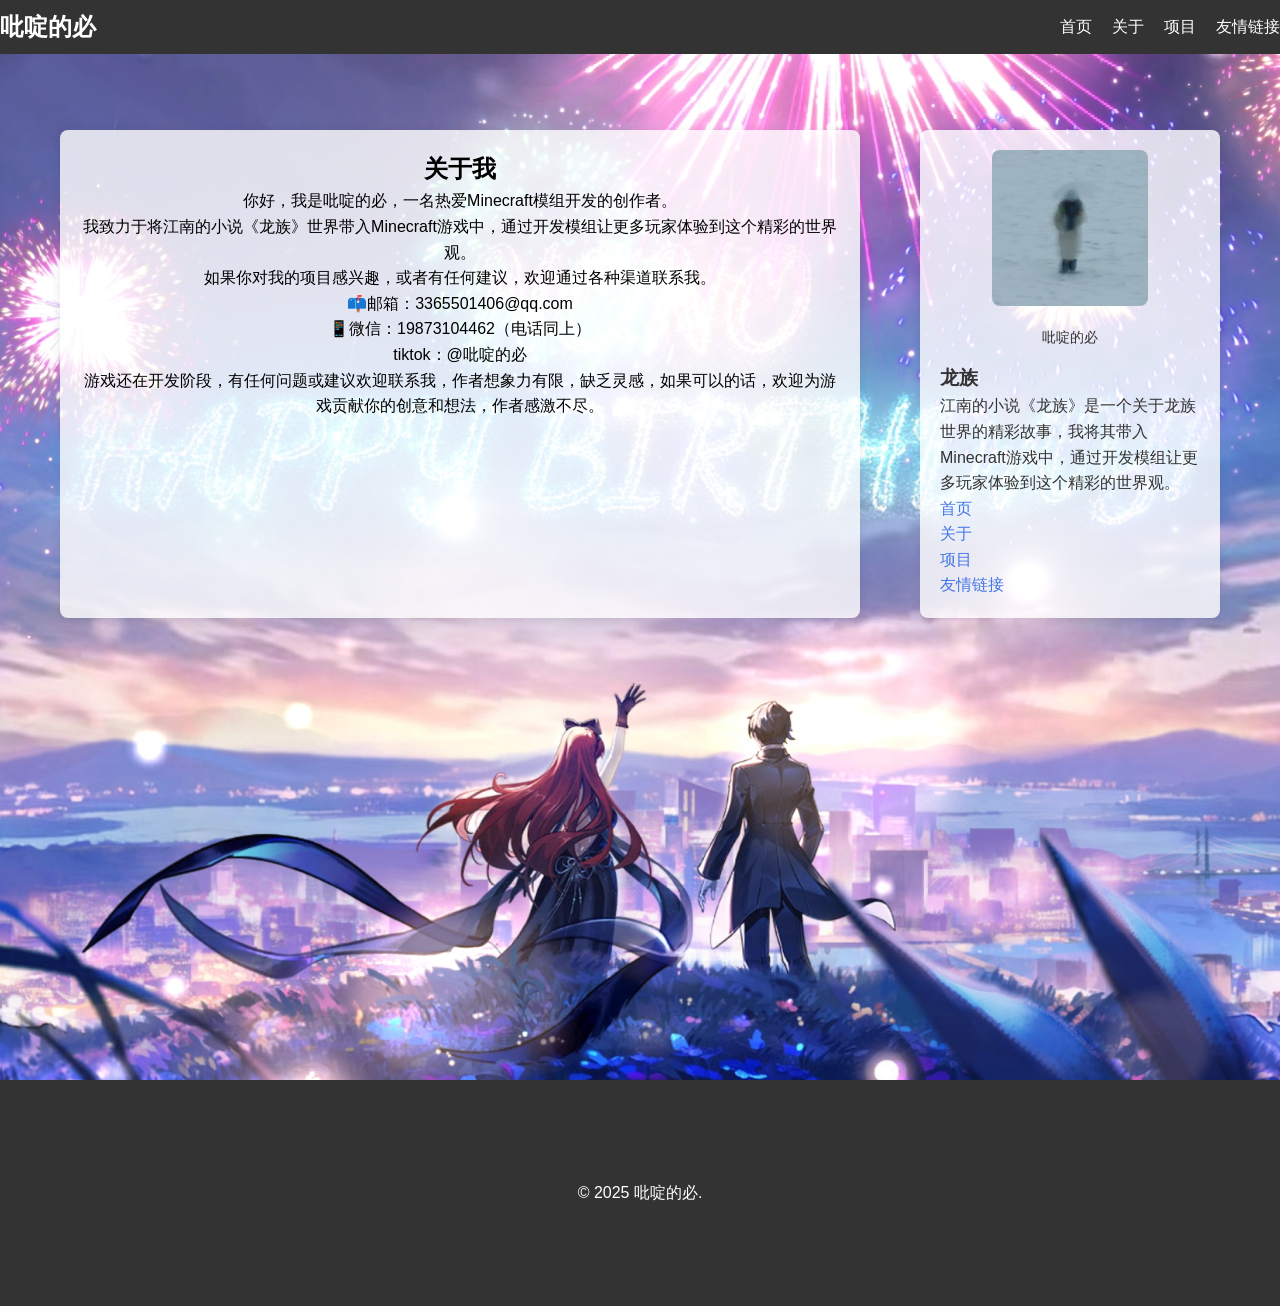
<file: gaifly.html>
<!DOCTYPE html>
<html lang="zh-CN">
<head>
    <!-- 字符编码 -->
    <meta charset="UTF-8">
    
    <!-- 视口设置 - 响应式设计基础 -->
    <meta name="viewport" content="width=device-width, initial-scale=1.0, maximum-scale=1.0, user-scalable=no">
    
    <!-- 页面标题 -->
    <title>关于 - 吡啶的必</title>
    
    <!-- 网站描述 -->
    <meta name="description" content="网站描述信息">
    
    <!-- 网站关键词 -->
    <meta name="keywords" content="关键词1,关键词2">
    
    <!-- 作者信息 -->
    <meta name="author" content="吡啶的必">
    
    <!-- IE兼容模式 -->
    <meta http-equiv="X-UA-Compatible" content="IE=edge">
    
    <!-- 移动端主题颜色 -->
    <meta name="theme-color" content="#ffffff">
    
    <!-- 外部样式表 -->
    <link rel="stylesheet" href="css/styles.css">
    <style>
        /* 页面特定样式 */
        .container {
            padding: 80px 20px;
        }
    </style>
</head>
<body>
    <!-- 页头 -->
    <header style="width: 100%;">
        <div style="display: flex; justify-content: space-between; align-items: center; width: 100%;">
            <h1>吡啶的必</h1>
            <nav style="margin-left: auto;">
                <ul style="list-style: none; display: flex; gap: 20px; margin: 0; padding: 0;">
                    <li><a href="index.html" style="color: white; display: block;">首页</a></li>
                    <li><a href="gaifly.html" style="color: white; display: block;">关于</a></li>
                    <li><a href="dragonraja.html" style="color: white; display: block;">项目</a></li>
                    <li><a href="link.html" style="color: white; display: block;">友情链接</a></li>
                </ul>
            </nav>
        </div>
    </header>
    
    <!-- 主要内容区域 -->
    <div class="next-container">
        <div class="next-layout">
            <!-- 主要内容 -->
            <div class="next-main">
                <!-- 内容区块 -->
                <section>
                    <h2>关于我</h2>
                    <p>你好，我是吡啶的必，一名热爱Minecraft模组开发的创作者。</p>
                    <p>我致力于将江南的小说《龙族》世界带入Minecraft游戏中，通过开发模组让更多玩家体验到这个精彩的世界观。</p>
                    <p>如果你对我的项目感兴趣，或者有任何建议，欢迎通过各种渠道联系我。</p>
                    <p>📫邮箱：3365501406@qq.com</p>
                    <p>📱微信：19873104462（电话同上）</p>
                    <p>tiktok：@吡啶的必</p>
                    <p>游戏还在开发阶段，有任何问题或建议欢迎联系我，作者想象力有限，缺乏灵感，如果可以的话，欢迎为游戏贡献你的创意和想法，作者感激不尽。</p>
                </section>
            </div>
            
            <!-- 侧边栏 -->
            <div style="
                flex: 1;
                max-width: 300px;
                width: 100%;
                margin: 30px auto;
                padding: 20px;
                background-color: rgba(255, 255, 255, 0.8);
                border-radius: 8px;
                box-shadow: 0 2px 10px rgba(0, 0, 0, 0.1);
            ">
                <img src="images/头像.jpg" alt="吡啶的必" style="display: block; width: 60%; margin: 0 auto 20px auto; border-radius: 8px;">
                <p style="text-align: center; font-size: 14px; margin: 0 0 15px 0;">吡啶的必</p>
                <h3><b>龙族</b></h3>
                <p>江南的小说《龙族》是一个关于龙族世界的精彩故事，我将其带入Minecraft游戏中，通过开发模组让更多玩家体验到这个精彩的世界观。</p>
                <ul style="list-style: none; padding: 0; text-align: left;">
                    <li><a href="index.html" style="color: rgb(68, 119, 230); display: block;">首页</a></li>
                    <li><a href="gaifly.html" style="color: rgb(68, 119, 230); display: block;">关于</a></li>
                    <li><a href="dragonraja.html" style="color: rgb(68, 119, 230); display: block;">项目</a></li>
                    <li><a href="link.html" style="color: rgb(68, 119, 230); display: block;">友情链接</a></li>
                </ul>
            </div>
        </div>
    </div>
    
    <!-- 页脚 -->
    <footer>
        <div class="container">
            <p>&copy; 2025 吡啶的必.</p>
        </div>
    </footer>
    
    <!-- JavaScript -->
    <script>
        // 在这里添加JavaScript代码
        document.addEventListener('DOMContentLoaded', function() {
            // 页面加载完成后执行
            console.log('页面已加载');
        });
    </script>
</body>
</html>
</file>
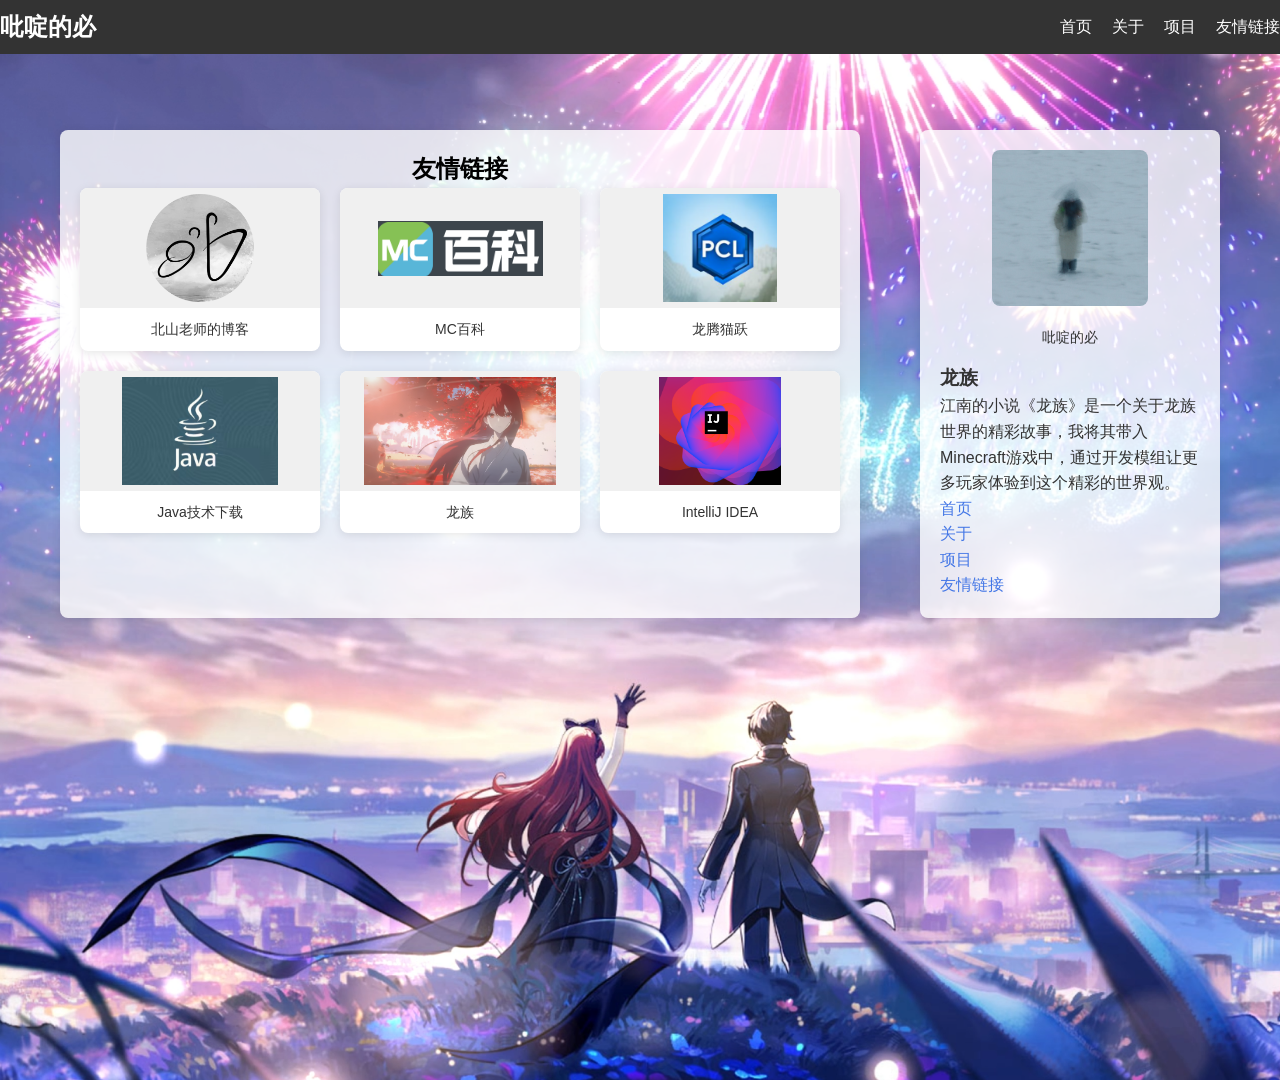
<file: link.html>
<!DOCTYPE html>
<html lang="zh-CN">
<head>
    <!-- 字符编码 -->
    <meta charset="UTF-8">
    
    <!-- 视口设置 - 响应式设计基础 -->
    <meta name="viewport" content="width=device-width, initial-scale=1.0, maximum-scale=1.0, user-scalable=no">
    
    <!-- 页面标题 -->
    <title>友情链接</title>
    
    <!-- 网站描述 -->
    <meta name="description" content="网站描述信息">
    
    <!-- 网站关键词 -->
    <meta name="keywords" content="关键词1,关键词2">
    
    <!-- 作者信息 -->
    <meta name="author" content="吡啶的必">
    
    <!-- IE兼容模式 -->
    <meta http-equiv="X-UA-Compatible" content="IE=edge">
    
    <!-- 移动端主题颜色 -->
    <meta name="theme-color" content="#ffffff">
    
    <!-- 外部样式表 -->
    <link rel="stylesheet" href="css/styles.css">
    
    
</head>
<body>
    <!-- 页头 -->
    <header style="width: 100%;">
        <div style="display: flex; justify-content: space-between; align-items: center; width: 100%;">
            <h1>吡啶的必</h1>
            <nav style="margin-left: auto;">
                <ul style="list-style: none; display: flex; gap: 20px; margin: 0; padding: 0;">
                    <li><a href="index.html" style="color: white; display: block;">首页</a></li>
                    <li><a href="gaifly.html" style="color: white; display: block;">关于</a></li>
                    <li><a href="dragonraja.html" style="color: white; display: block;">项目</a></li>
                    <li><a href="link.html" style="color: white; display: block;">友情链接</a></li>
                </ul>
            </nav>
        </div>
    </header>

    <!-- 主要内容区域 -->
    <div class="next-container">
        <div class="next-layout">
            <!-- 主要内容 -->
            <div class="next-main">
                <h2>友情链接</h2>
            
            <!-- 友情链接图片网格 -->
            <!-- 如何自定义友情图片链接：
                 1. 修改 <a> 标签的 href 属性为目标网站URL
                 2. 修改 <img> 标签的 src 属性为图标图片URL（可以是在线图片或本地图片）
                 3. 修改 <img> 标签的 alt 属性为描述文本
                 4. 修改 <p> 标签中的文本为网站名称
                 5. 如需添加新链接，复制整个友情链接项并修改相应内容 -->
            <div style="display: grid; grid-template-columns: repeat(auto-fill, minmax(200px, 1fr)); gap: 20px; max-width: 1000px; margin: 0 auto;">
                <!-- 友情链接项 1 - 自定义示例 -->
                <a href="https://beishanair.github.io/" target="_blank" style="display: block; text-decoration: none; border-radius: 8px; overflow: hidden; background-color: #fff; box-shadow: 0 2px 10px rgba(0, 0, 0, 0.1); transition: transform 0.3s ease, box-shadow 0.3s ease;">
                    <div style="height: 120px; background-color: #f0f0f0; display: flex; align-items: center; justify-content: center;">
                        <!-- 使用本地图片 -->
                        <img src="images/BS.png" alt="北山老师的博客" style="max-width: 90%; max-height: 90%; object-fit: contain;">
                    </div>
                    <div style="padding: 10px; text-align: center;">
                        <p style="margin: 0; color: #333; font-size: 14px;">北山老师的博客</p>
                    </div>
                </a>
                
                <!-- 友情链接项 2 - 自定义示例（使用本地图片） -->
                <a href="https://www.mcmod.cn/" target="_blank" style="display: block; text-decoration: none; border-radius: 8px; overflow: hidden; background-color: #fff; box-shadow: 0 2px 10px rgba(0, 0, 0, 0.1); transition: transform 0.3s ease, box-shadow 0.3s ease;">
                    <div style="height: 120px; background-color: #f0f0f0; display: flex; align-items: center; justify-content: center;">
                        <!-- 使用本地图片 -->
                        <img src="images/MC百科.png" alt="MC百科" style="max-width: 90%; max-height: 90%; object-fit: contain;">
                    </div>
                    <div style="padding: 10px; text-align: center;">
                        <p style="margin: 0; color: #333; font-size: 14px;">MC百科</p>
                    </div>
                </a>
                
                <!-- 友情链接项 3 -->
                <a href="https://afdian.com/a/LTCat" target="_blank" style="display: block; text-decoration: none; border-radius: 8px; overflow: hidden; background-color: #fff; box-shadow: 0 2px 10px rgba(0, 0, 0, 0.1); transition: transform 0.3s ease, box-shadow 0.3s ease;">
                    <div style="height: 120px; background-color: #f0f0f0; display: flex; align-items: center; justify-content: center;">
                        <img src="images/PCL.png" alt="龙腾猫跃" style="max-width: 90%; max-height: 90%; object-fit: contain;">
                    </div>
                    <div style="padding: 10px; text-align: center;">
                        <p style="margin: 0; color: #333; font-size: 14px;">龙腾猫跃</p>
                    </div>
                </a>
                
                <!-- 友情链接项 4 -->
                <a href="https://www.oracle.com/cn/java/technologies/downloads/" target="_blank" style="display: block; text-decoration: none; border-radius: 8px; overflow: hidden; background-color: #fff; box-shadow: 0 2px 10px rgba(0, 0, 0, 0.1); transition: transform 0.3s ease, box-shadow 0.3s ease;">
                    <div style="height: 120px; background-color: #f0f0f0; display: flex; align-items: center; justify-content: center;">
                        <img src="images/java.png" alt="Java技术下载" style="max-width: 90%; max-height: 90%; object-fit: contain;">
                    </div>
                    <div style="padding: 10px; text-align: center;">
                        <p style="margin: 0; color: #333; font-size: 14px;">Java技术下载</p>
                    </div>
                </a>
                
                <!-- 友情链接项 5 -->
                <a href="https://baike.baidu.com/item/%E9%BE%99%E6%97%8F/2373856" target="_blank" style="display: block; text-decoration: none; border-radius: 8px; overflow: hidden; background-color: #fff; box-shadow: 0 2px 10px rgba(0, 0, 0, 0.1); transition: transform 0.3s ease, box-shadow 0.3s ease;">
                    <div style="height: 120px; background-color: #f0f0f0; display: flex; align-items: center; justify-content: center;">
                        <img src="images/绘梨衣.png" alt="龙族" style="max-width: 90%; max-height: 90%; object-fit: contain;">
                    </div>
                    <div style="padding: 10px; text-align: center;">
                        <p style="margin: 0; color: #333; font-size: 14px;">龙族</p>
                    </div>
                </a>
                
                <!-- 友情链接项 6 -->
                <a href="https://www.jetbrains.com.cn/idea/promo/?utm_source=bing.cn&utm_medium=cpc&utm_campaign=cn-bing-pro-intellij-ex-pc&utm_content=intellij-java+ide&utm_term=java%20idea&msclkid=c375cfb89fbf189b7c83a6b4ee65a599" target="_blank" style="display: block; text-decoration: none; border-radius: 8px; overflow: hidden; background-color: #fff; box-shadow: 0 2px 10px rgba(0, 0, 0, 0.1); transition: transform 0.3s ease, box-shadow 0.3s ease;">
                    <div style="height: 120px; background-color: #f0f0f0; display: flex; align-items: center; justify-content: center;">
                        <img src="images/idea.png" alt="IntelliJ IDEA" style="max-width: 90%; max-height: 90%; object-fit: contain;">
                    </div>
                    <div style="padding: 10px; text-align: center;">
                        <p style="margin: 0; color: #333; font-size: 14px;">IntelliJ IDEA</p>
                    </div>
                </a>
            </div>
        </div>
        
        <!-- 侧边栏 -->
        <div style="
            flex: 1;
            max-width: 300px;
            width: 100%;
            margin: 30px auto;
            padding: 20px;
            background-color: rgba(255, 255, 255, 0.8);
            border-radius: 8px;
            box-shadow: 0 2px 10px rgba(0, 0, 0, 0.1);
        ">
            <img src="images/头像.jpg" alt="吡啶的必" style="display: block; width: 60%; margin: 0 auto 20px auto; border-radius: 8px;">
            <p style="text-align: center; font-size: 14px; margin: 0 0 15px 0;">吡啶的必</p>
            <h3><b>龙族</b></h3>
            <p>江南的小说《龙族》是一个关于龙族世界的精彩故事，我将其带入Minecraft游戏中，通过开发模组让更多玩家体验到这个精彩的世界观。</p>
            <ul style="list-style: none; padding: 0; text-align: left;">
                <li><a href="index.html" style="color: rgb(68, 119, 230); display: block;">首页</a></li>
                <li><a href="gaifly.html" style="color: rgb(68, 119, 230); display: block;">关于</a></li>
                <li><a href="dragonraja.html" style="color: rgb(68, 119, 230); display: block;">项目</a></li>
                <li><a href="link.html" style="color: rgb(68, 119, 230); display: block;">友情链接</a></li>
            </ul>
        </div>
    </div>
    
    
    
    <!-- JavaScript -->
    <script>
        // 在这里添加JavaScript代码
        document.addEventListener('DOMContentLoaded', function() {
            // 页面加载完成后执行
            console.log('页面已加载');
        });
    </script>
</body>
</html>
</file>
<file: css/styles.css>
/* 重置样式 */
* {
    margin: 0;
    padding: 0;
    box-sizing: border-box;
}

/* 基础字体和颜色 */
body {
    font-family: -apple-system, BlinkMacSystemFont, 'Segoe UI', 'PingFang SC', 'Hiragino Sans GB', 'Microsoft YaHei', 'Helvetica Neue', Helvetica, Arial, sans-serif;
    line-height: 1.6;
    color: #333;
    background-color: #fff;
    -webkit-font-smoothing: antialiased;
    -moz-osx-font-smoothing: grayscale;
}

/* 响应式图片 */
img {
    max-width: 100%;
    height: auto;
    display: block;
}

/* 语义化区块样式 */
header, nav, main, section, article, aside, footer {
    display: block;
}

/* 容器样式 */
.container {
    width: 100%;
    max-width: 1200px;
    margin: 0 auto;
    padding: 0 20px;
}

/* 辅助类 */
.text-center {
    text-align: center;
}

.hidden {
    display: none;
}

/* 链接样式 */
a {
    color: #1890ff;
    text-decoration: none;
    transition: color 0.3s ease;
}

a:hover {
    color: #40a9ff;
}

/* 页头样式 */
header {
    background-color: #333333;
    padding: 8px 0;
    width: 100%;
    position: fixed;
    top: 0;
    left: 0;
    z-index: 1000;
}

.header-container {
    display: flex;
    justify-content: space-between;
    align-items: center;
    width: 100%;
    padding: 0 20px;
}

header h1 {
    color: white;
    font-size: 1.5em;
    margin: 0;
    text-align: left;
}

/* 导航菜单样式 */
nav {
    margin-left: auto;
}

nav ul {
    list-style: none;
    display: flex;
    gap: 20px;
    margin: 0;
    padding: 0;
}

nav li a {
    color: white;
    display: block;
    padding: 5px 0;
    transition: all 0.3s ease;
}

nav li a:hover {
    color: #f0f0f0;
    transform: translateY(-2px);
}

/* 主要内容区域通用样式 */
.main-content {
    padding: 40px 0;
}

.content-section {
    margin-bottom: 40px;
    padding: 30px;
    background-color: rgba(255, 255, 255, 0.9);
    border-radius: 12px;
    box-shadow: 0 2px 10px rgba(0, 0, 0, 0.1);
}

.content-section h2 {
    text-align: center;
    color: #34495e;
    margin-bottom: 30px;
    font-size: 28px;
}

.content-section h3 {
    color: #34495e;
    margin-bottom: 20px;
    font-size: 22px;
}


/* 首页特定样式 */
.home-container {
    background-image: url('../images/屏幕截图 2025-11-06 142717.png');
    background-size: cover;
    background-position: center;
    background-repeat: no-repeat;
    padding: 100px 0 20px;
    min-height: 120vh;
}

.home-layout {
    display: flex;
    justify-content: space-between;
    max-width: 1200px;
    width: 100%;
    margin: 0 auto;
    gap: 20px;
}

.home-main {
    flex: 3;
    max-width: 800px;
    width: 100%;
    margin: 30px auto;
    padding: 20px;
    line-height: 1.6;
    color: #000000;
    text-align: center;
    background-color: rgba(255, 255, 255, 0.8);
    border-radius: 8px;
    box-shadow: 0 2px 10px rgba(0, 0, 0, 0.1);
}

/* 次级页面特定样式 */
.next-container {
    background-image: url('../images/星于花.png');
    background-size: cover;
    background-position: center;
    background-repeat: no-repeat;
    padding: 100px 0 20px;
    min-height: 120vh;
}

.next-layout {
    display: flex;
    justify-content: space-between;
    max-width: 1200px;
    width: 100%;
    margin: 0 auto;
    gap: 20px;
}

.next-main {
    flex: 3;
    max-width: 800px;
    width: 100%;
    margin: 30px auto;
    padding: 20px;
    line-height: 1.6;
    color: #000000;
    text-align: center;
    background-color: rgba(255, 255, 255, 0.8);
    border-radius: 8px;
    box-shadow: 0 2px 10px rgba(0, 0, 0, 0.1);
}

/* 视频板块样式 */
.video-section {
    margin: 30px 0;
    padding: 20px;
    background-color: rgba(255, 255, 255, 0.9);
    border-radius: 8px;
}

.video-section h3 {
    color: #34495e;
    margin-bottom: 20px;
    font-size: 20px;
}

.video-container {
    position: relative;
    width: 100%;
    padding-bottom: 56.25%;
    height: 0;
    overflow: hidden;
    border-radius: 8px;
    background-color: #000;
}

.video-container video {
    position: absolute;
    top: 0;
    left: 0;
    width: 100%;
    height: 100%;
}

.video-description {
    margin-top: 15px;
    font-size: 14px;
    color: #666;
}

/* 友情链接样式 */
.friend-links-grid {
    display: grid;
    grid-template-columns: repeat(auto-fill, minmax(200px, 1fr));
    gap: 20px;
    max-width: 1000px;
    margin: 0 auto;
}

.friend-link-item {
    display: block;
    text-decoration: none;
    border-radius: 8px;
    overflow: hidden;
    background-color: #fff;
    box-shadow: 0 2px 10px rgba(0, 0, 0, 0.1);
    transition: transform 0.3s ease, box-shadow 0.3s ease;
}

.friend-link-item:hover {
    transform: translateY(-5px);
    box-shadow: 0 5px 15px rgba(0, 0, 0, 0.15);
}

.friend-link-image {
    height: 120px;
    background-color: #f0f0f0;
    display: flex;
    align-items: center;
    justify-content: center;
}

.friend-link-image img {
    max-width: 90%;
    max-height: 90%;
    object-fit: contain;
}

.friend-link-name {
    padding: 10px;
    text-align: center;
}

.friend-link-name p {
    margin: 0;
    color: #333;
    font-size: 14px;
}

/* 龙族项目页面特定样式 */
.dragonraja-container {
    background-image: url('../images/星于花.png');
    background-size: cover;
    background-position: center;
    background-repeat: no-repeat;
    padding: 100px 20px 20px;
    min-height: 100vh;
}

.dragonraja-layout {
    max-width: 1200px;
    width: 100%;
    margin: 0 auto;
}

.dragonraja-layout {
    display: flex;
    flex-direction: row;
    justify-content: space-between;
    align-items: stretch;
}

.dragonraja-main {
    margin: 30px 0;
    padding: 20px;
    line-height: 1.6;
    color: #000000;
    text-align: center;
    background-color: rgba(255, 255, 255, 0.8);
    border-radius: 8px;
    box-shadow: 0 2px 10px rgba(0, 0, 0, 0.1);
    flex: 1;
    margin-right: 20px;
  }



/* 响应式设计 */
@media (max-width: 768px) {
    .dragonraja-layout {
        display: flex;
        flex-direction: row;
        justify-content: space-between;
        align-items: stretch;
    }
    
    .dragonraja-main {
        flex: 1;
        max-width: calc(100% - 340px);
        margin: 20px 20px 20px 0;
    }
}

.dragonraja-main h2 {
    color: #2c3e50;
    font-size: 28px;
    margin-bottom: 20px;
    text-align: center;
}

.dragonraja-main h3 {
    color: #34495e;
    font-size: 22px;
    margin-bottom: 15px;
    border-bottom: 2px solid #3498db;
    padding-bottom: 8px;
}

.dragonraja-main h4 {
    margin-bottom: 10px;
}

.dragonraja-main p {
    margin-bottom: 15px;
    line-height: 1.8;
}

/* 项目特色样式 */
.features-container {
    display: flex;
    flex-wrap: wrap;
    gap: 20px;
    margin-bottom: 20px;
}

.feature-box {
    flex: 1;
    min-width: 300px;
    background-color: #f8f9fa;
    padding: 20px;
    border-radius: 8px;
    border-left: 4px solid;
}

.feature-box.red {
    border-color: #e74c3c;
}

.feature-box.red h4 {
    color: #e74c3c;
}

.feature-box.blue {
    border-color: #3498db;
}

.feature-box.blue h4 {
    color: #3498db;
}

.feature-box.green {
    border-color: #2ecc71;
}

.feature-box.green h4 {
    color: #2ecc71;
}

.feature-box.orange {
    border-color: #f39c12;
}

.feature-box.orange h4 {
    color: #f39c12;
}

/* 项目展示样式 */
.showcase-grid {
    display: grid;
    grid-template-columns: repeat(auto-fill, minmax(300px, 1fr));
    gap: 20px;
    margin-bottom: 20px;
}

.showcase-item {
    background-color: white;
    border-radius: 8px;
    overflow: hidden;
    box-shadow: 0 2px 8px rgba(0, 0, 0, 0.1);
    transition: transform 0.3s ease;
}

.showcase-item:hover {
    transform: translateY(-5px);
}

.showcase-item img {
    width: 100%;
    height: 200px;
    object-fit: cover;
}

.showcase-item .content {
    padding: 15px;
}

.showcase-item h4 {
    margin-bottom: 10px;
}

.showcase-item p {
    font-size: 14px;
    color: #666;
    margin-bottom: 0;
}

/* 进度条样式 */
.progress-container {
    margin-bottom: 20px;
}

.progress-header {
    display: flex;
    justify-content: space-between;
    margin-bottom: 8px;
}

.progress-bar-bg {
    height: 10px;
    background-color: #ecf0f1;
    border-radius: 5px;
    overflow: hidden;
}

.progress-bar-fill {
    height: 100%;
    transition: width 1s ease;
}

.progress-blue {
    background-color: #3498db;
}

.progress-red {
    background-color: #e74c3c;
}

.progress-green {
    background-color: #2ecc71;
}

.progress-orange {
    background-color: #f39c12;
}

/* 页脚样式 */
footer {
    background-color: #333;
    color: white;
    padding: 20px 0;
    text-align: center;
}

footer .container {
    max-width: 1200px;
    margin: 0 auto;
}

footer p {
    margin: 0;
}

/* 响应式设计 */
@media (max-width: 992px) {
    .friend-links-grid {
        grid-template-columns: repeat(auto-fill, minmax(180px, 1fr));
    }
    
    /* 只对home-layout应用column布局，保留dragonraja-layout的并排布局 */
    .home-layout {
        flex-direction: column;
        align-items: center;
    }
    

}

@media (max-width: 768px) {
    .container {
        padding: 0 15px;
    }
    
    .header-container {
        flex-direction: column;
        padding: 10px 15px;
    }
    
    nav {
        margin-left: 0;
        margin-top: 10px;
    }
    
    nav ul {
        flex-wrap: wrap;
        justify-content: center;
        gap: 10px;
    }
    
    .friend-links-grid {
        grid-template-columns: repeat(auto-fill, minmax(150px, 1fr));
    }
    
    .features-container {
        flex-direction: column;
    }
    
    .showcase-grid {
        grid-template-columns: 1fr;
    }
    
    .content-section,
    .dragonraja-main {
        padding: 20px;
    }
}

@media (max-width: 480px) {
    header h1 {
        font-size: 1.3em;
        text-align: center;
    }
    
    .content-section h2,
    .dragonraja-main h2 {
        font-size: 24px;
    }
    
    .content-section h3,
    .dragonraja-main h3 {
        font-size: 20px;
    }
    
    .friend-link-image {
        height: 100px;
    }
    
    .main-content {
        padding: 20px 0;
    }
}
</file>
